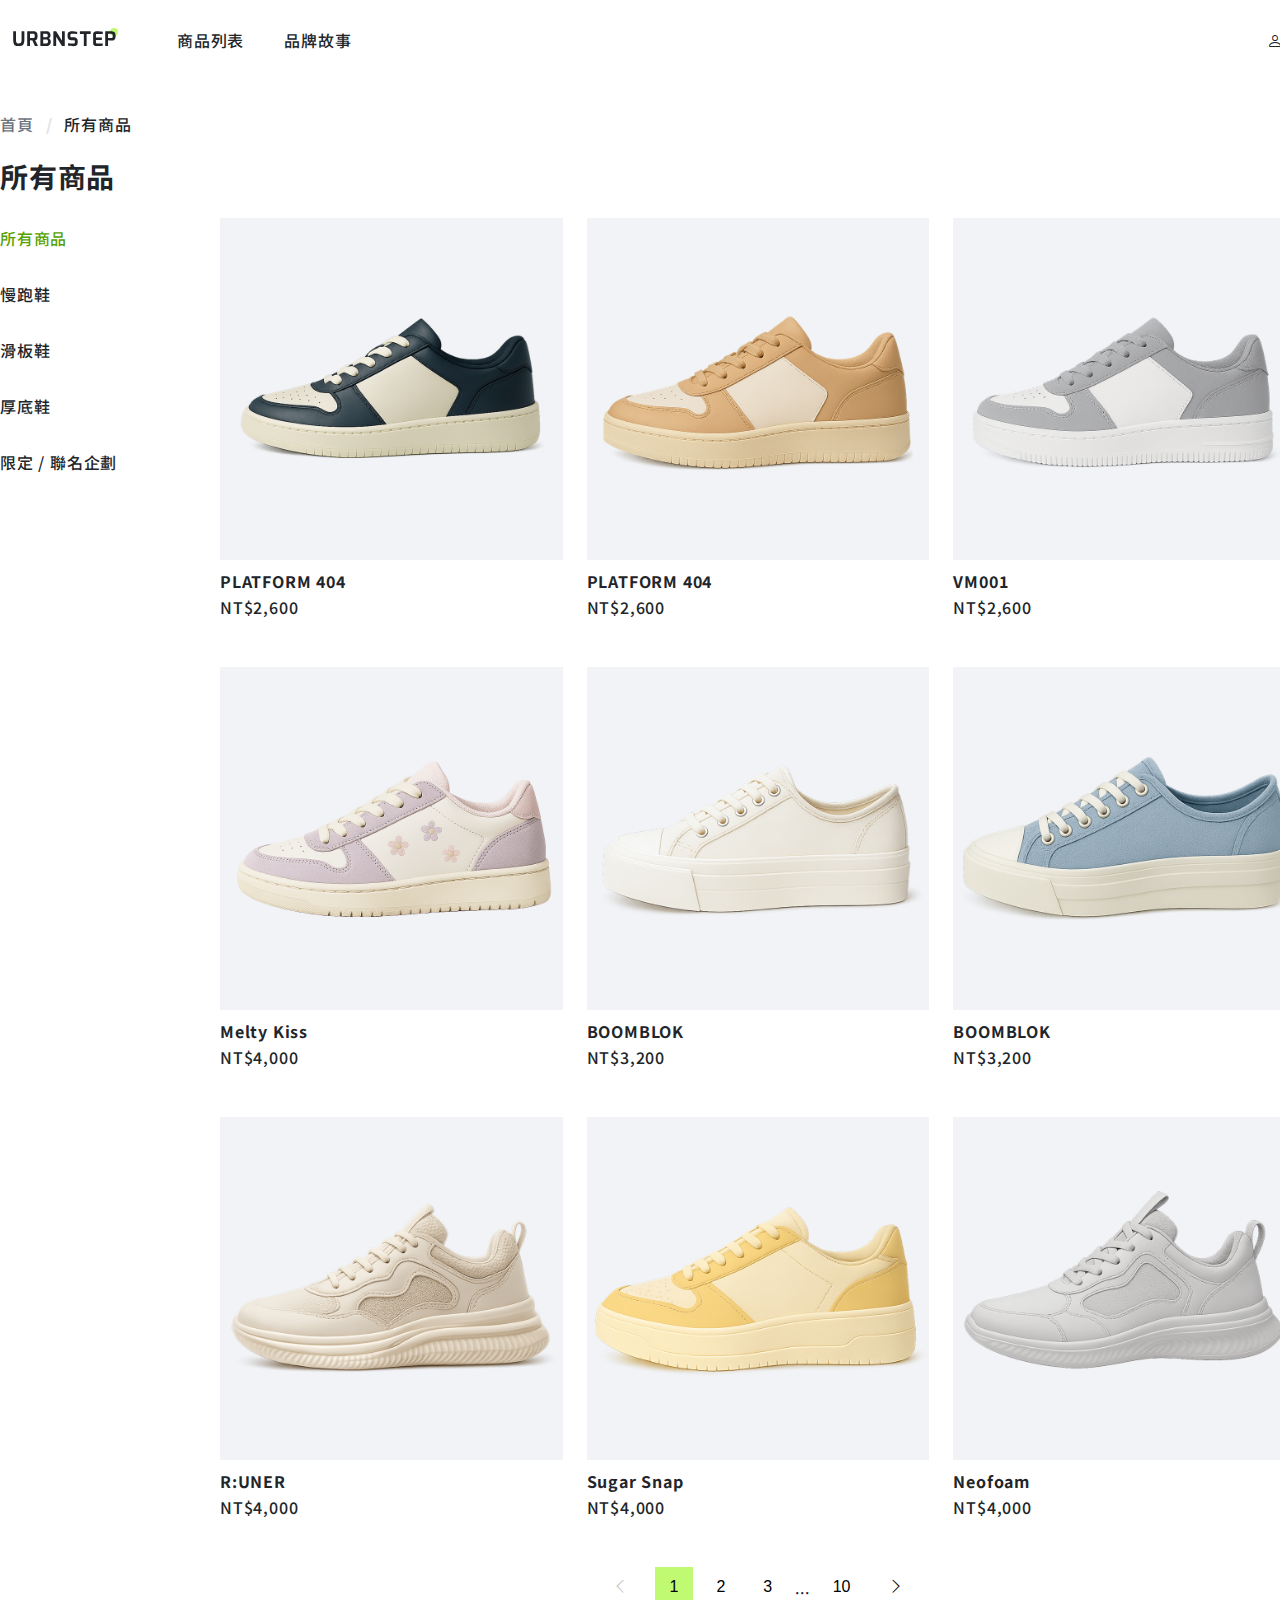
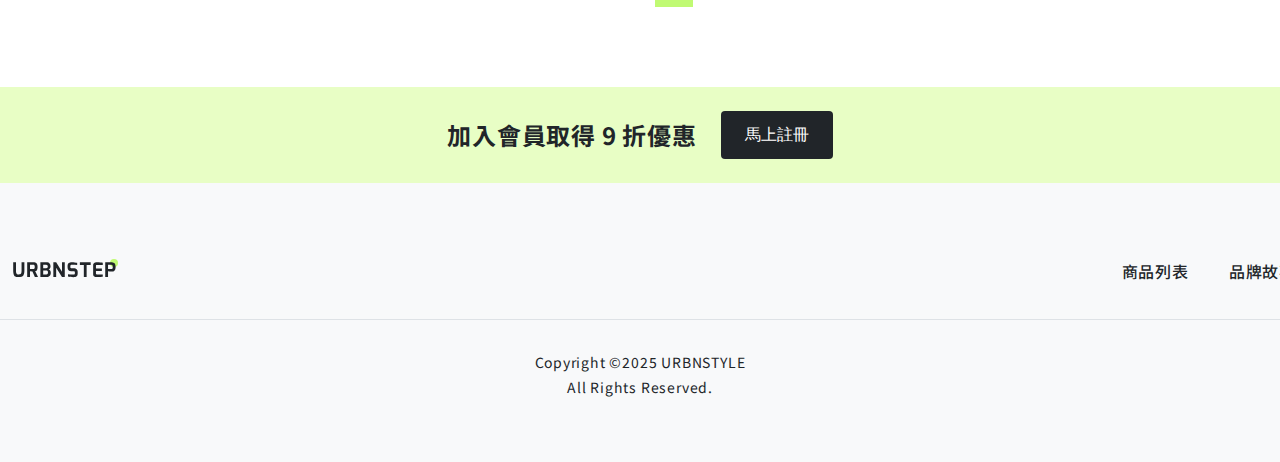
<file: index.html>
<!DOCTYPE html>
<html lang="en">
    <head>
        <meta charset="UTF-8">
        <meta name="viewport" content="width=device-width, initial-scale=1.0">
        <title>URBNSTEP｜商品列表</title>
        <link rel="stylesheet" href="https://cdn.jsdelivr.net/npm/bootstrap-icons@1.13.1/font/bootstrap-icons.min.css">
        <link rel="stylesheet" href="./style/all.css">
        <link rel="stylesheet" href="./style/products.css">
    </head>
    <body>
        <nav class="container py-16 d-flex align-center justify-between">
            <ul class="d-flex align-center">
                <li class="me-48">
                    <a href="index.html">
                        <img src="./img/logo.svg" alt="logo">
                    </a>
                </li>
                <li class="me-40">
                    <a href="index.html" class="py-12">商品列表</a>
                </li>
                <li>
                    <a href="story.html" class="py-12">品牌故事</a>
                </li>
            </ul>
            <a href="#" class="p-12"><i class="bi bi-person"></i></a>
        </nav>
        <main class="container py-32 mb-48">
            <!-- 麵包屑導覽 -->
            <nav class="mb-24">
                <ol class="d-flex">
                    <li class="breadcrumb-item"><a href="index.html" class="breadcrumb-link">首頁</a></li>
                    <li class="breadcrumb-item">所有商品</li>
                </ol>
            </nav>
            <h1 class="h3 mb-24">所有商品</h1>
            <div class="row">
                <!-- category -->
                <div class="col-2">
                    <nav>
                        <ul class="category">
                            <li class="mb-16"><a href="#" class="py-8 active">所有商品</a></li>
                            <li class="mb-16"><a href="#" class="py-8">慢跑鞋</a></li>
                            <li class="mb-16"><a href="#" class="py-8">滑板鞋</a></li>
                            <li class="mb-16"><a href="#" class="py-8">厚底鞋</a></li>
                            <li class="mb-16"><a href="#" class="py-8">限定 / 聯名企劃</a></li>
                        </ul>
                    </nav>
                </div>
                <!-- product-list -->
                <div class="col-10">
                    <div class="row">
                        <div class="col-4">
                            <div class="mb-48">
                                <a href="product.html">
                                    <img src="./img/product.png" alt="PLATFORM 404" class="mb-12">
                                    <h2 class="h6 mb-4">PLATFORM 404</h2>
                                    <p>NT$2,600</p>
                                </a>
                            </div>
                        </div>
                        <div class="col-4">
                            <div class="mb-48">
                                <a href="product.html">
                                    <img src="./img/product-1.png" alt="PLATFORM 404" class="mb-12">
                                    <h2 class="h6 mb-4">PLATFORM 404</h2>
                                    <p>NT$2,600</p>
                                </a>
                            </div>
                        </div>
                        <div class="col-4">
                            <div class="mb-48">
                                <a href="product.html">
                                    <img src="./img/product-2.png" alt="VM001" class="mb-12">
                                    <h2 class="h6 mb-4">VM001</h2>
                                    <p>NT$2,600</p>
                                </a>
                            </div>
                        </div>
                        <div class="col-4">
                            <div class="mb-48">
                                <a href="product.html">
                                    <img src="./img/product-3.png" alt="Melty Kiss" class="mb-12">
                                    <h2 class="h6 mb-4">Melty Kiss</h2>
                                    <p>NT$4,000</p>
                                </a>
                            </div>
                        </div>
                        <div class="col-4">
                            <div class="mb-48">
                                <a href="product.html">
                                    <img src="./img/product-4.png" alt="BOOMBLOK" class="mb-12">
                                    <h2 class="h6 mb-4">BOOMBLOK</h2>
                                    <p>NT$3,200</p>
                                </a>
                            </div>
                        </div>
                        <div class="col-4">
                            <div class="mb-48">
                                <a href="product.html">
                                    <img src="./img/product-5.png" alt="BOOMBLOK" class="mb-12">
                                    <h2 class="h6 mb-4">BOOMBLOK</h2>
                                    <p>NT$3,200</p>
                                </a>
                            </div>
                        </div>
                        <div class="col-4">
                            <div class="mb-48">
                                <a href="product.html">
                                    <img src="./img/product-6.png" alt="R:UNER" class="mb-12">
                                    <h2 class="h6 mb-4">R:UNER</h2>
                                    <p>NT$4,000</p>
                                </a>
                            </div>
                        </div>
                        <div class="col-4">
                            <div class="mb-48">
                                <a href="product.html">
                                    <img src="./img/product-7.png" alt="Sugar Snap" class="mb-12">
                                    <h2 class="h6 mb-4">Sugar Snap</h2>
                                    <p>NT$4,000</p>
                                </a>
                            </div>
                        </div>
                        <div class="col-4">
                            <div class="mb-48">
                                <a href="product.html">
                                    <img src="./img/product-8.png" alt="Neofoam" class="mb-12">
                                    <h2 class="h6 mb-4">Neofoam</h2>
                                    <p>NT$4,000</p>
                                </a>
                            </div>
                        </div>
                    </div>
                    <!-- pagination -->
                    <ul class="d-flex justify-center align-center">
                        <li class="me-12 page-item">
                            <button type="button" class="btn" disabled>
                                <i class="bi bi-chevron-left"></i>
                            </button>
                        </li>
                        <li class="me-8 page-item">
                            <button type="button" class="btn active">
                                1
                            </button>
                        </li>
                        <li class="me-8 page-item">
                            <button type="button" class="btn">
                                2
                            </button>
                        </li>
                        <li class="me-8 page-item">
                            <button type="button" class="btn">
                                3
                            </button>
                        </li>
                        <li class="me-8 page-item">
                            ...
                        </li>
                        <li class="me-8 page-item">
                            <button type="button" class="btn">
                                10
                            </button>
                        </li>
                        <li class="page-item">
                            <button type="button" class="btn">
                                <i class="bi bi-chevron-right"></i>
                            </button>
                        </li>
                    </ul>
                </div>
            </div>
        </main>
        <div class="bg-primary-200 d-flex justify-center align-center py-24">
            <p class="h4 me-24">
                加入會員取得 9 折優惠
            </p>
            <button type="button" class="btn btn-dark">
                馬上註冊
            </button>
        </div>
        <footer class="py-64 bg-neutral-100">
            <div class="container d-flex align-center justify-between pb-24 section-lined mb-32">
                <a href="index.html">
                    <img src="./img/logo.svg" alt="logo">
                </a>
                <ul class="d-flex align-center">
                    <li class="me-40">
                        <a href="index.html" class="py-12">商品列表</a>
                    </li>
                    <li>
                        <a href="story.html" class="py-12">品牌故事</a>
                    </li>
                </ul>
            </div>
            <div class="text-sm text-neutral-600 text-center">
                <p class="mb-4">Copyright ©2025 URBNSTYLE</p>
                <p>All Rights Reserved.</p>
            </div>
        </footer>
    </body>
</html>
</file>
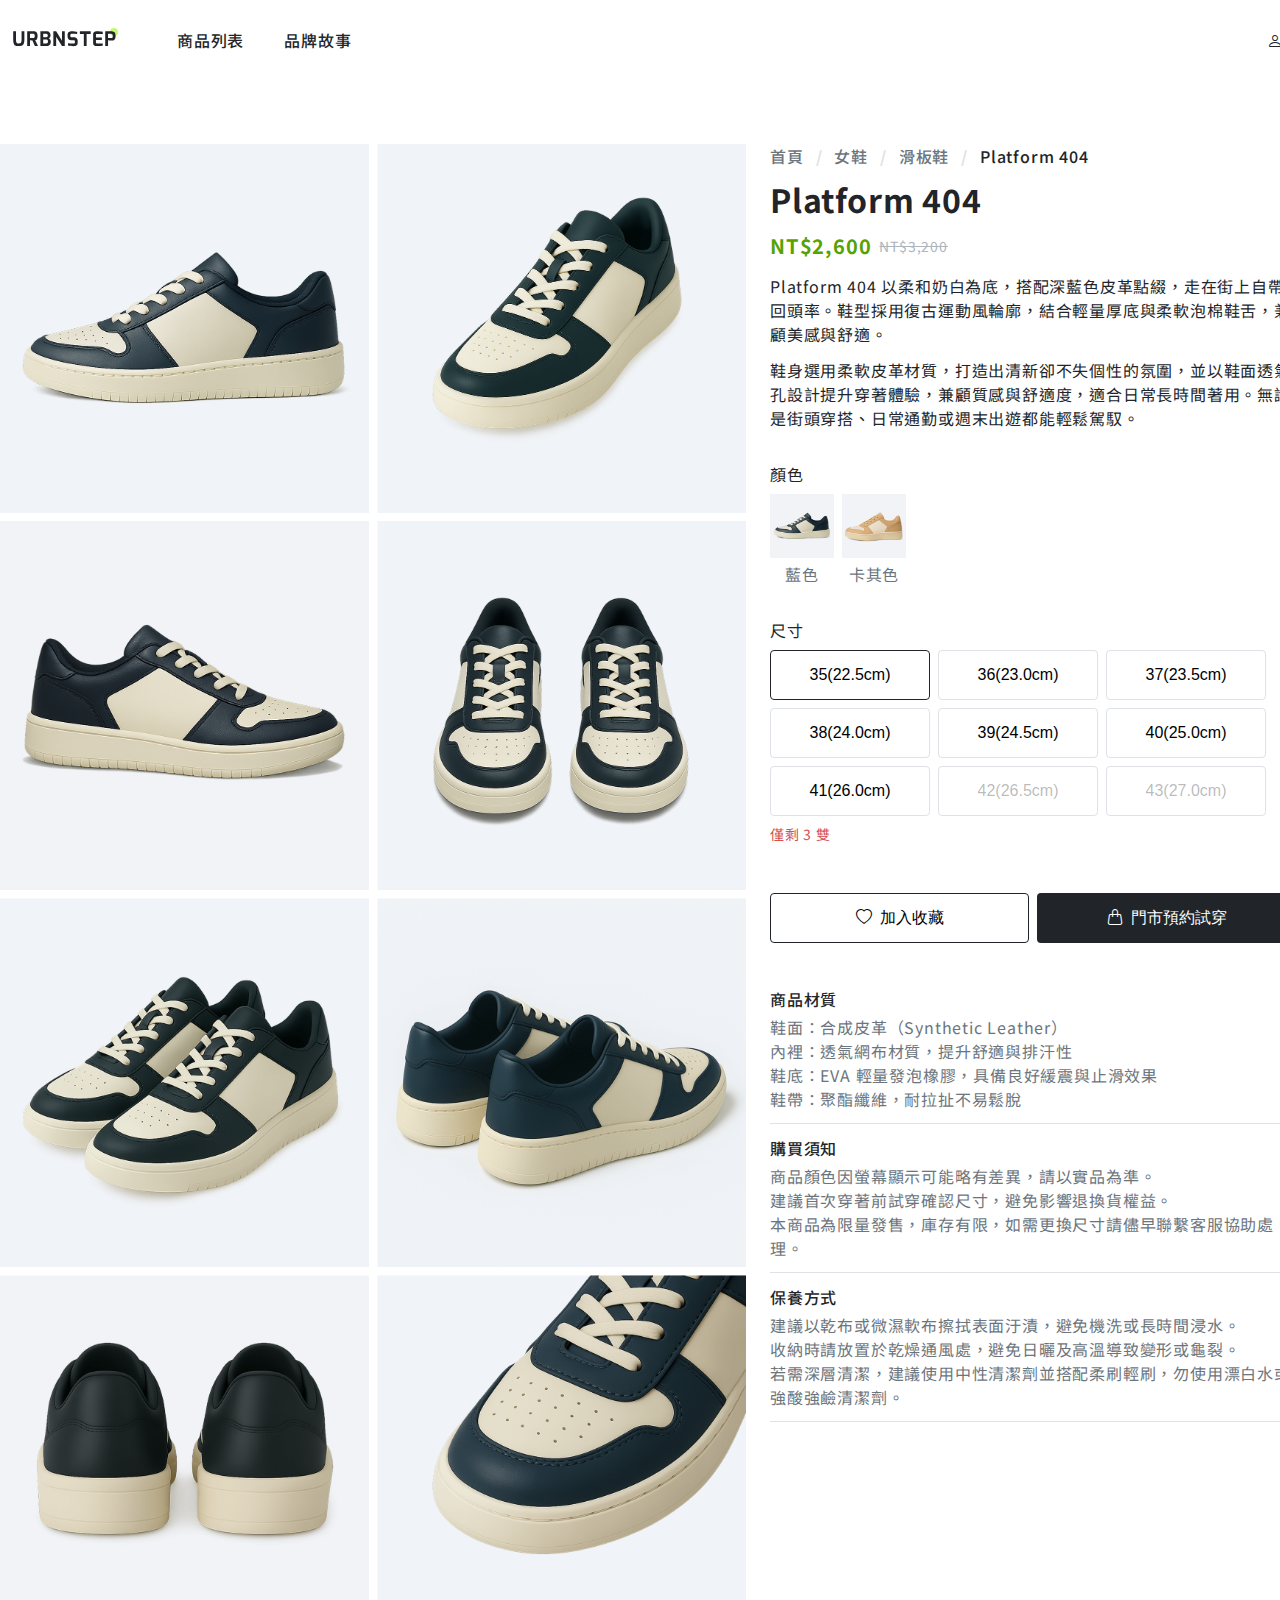
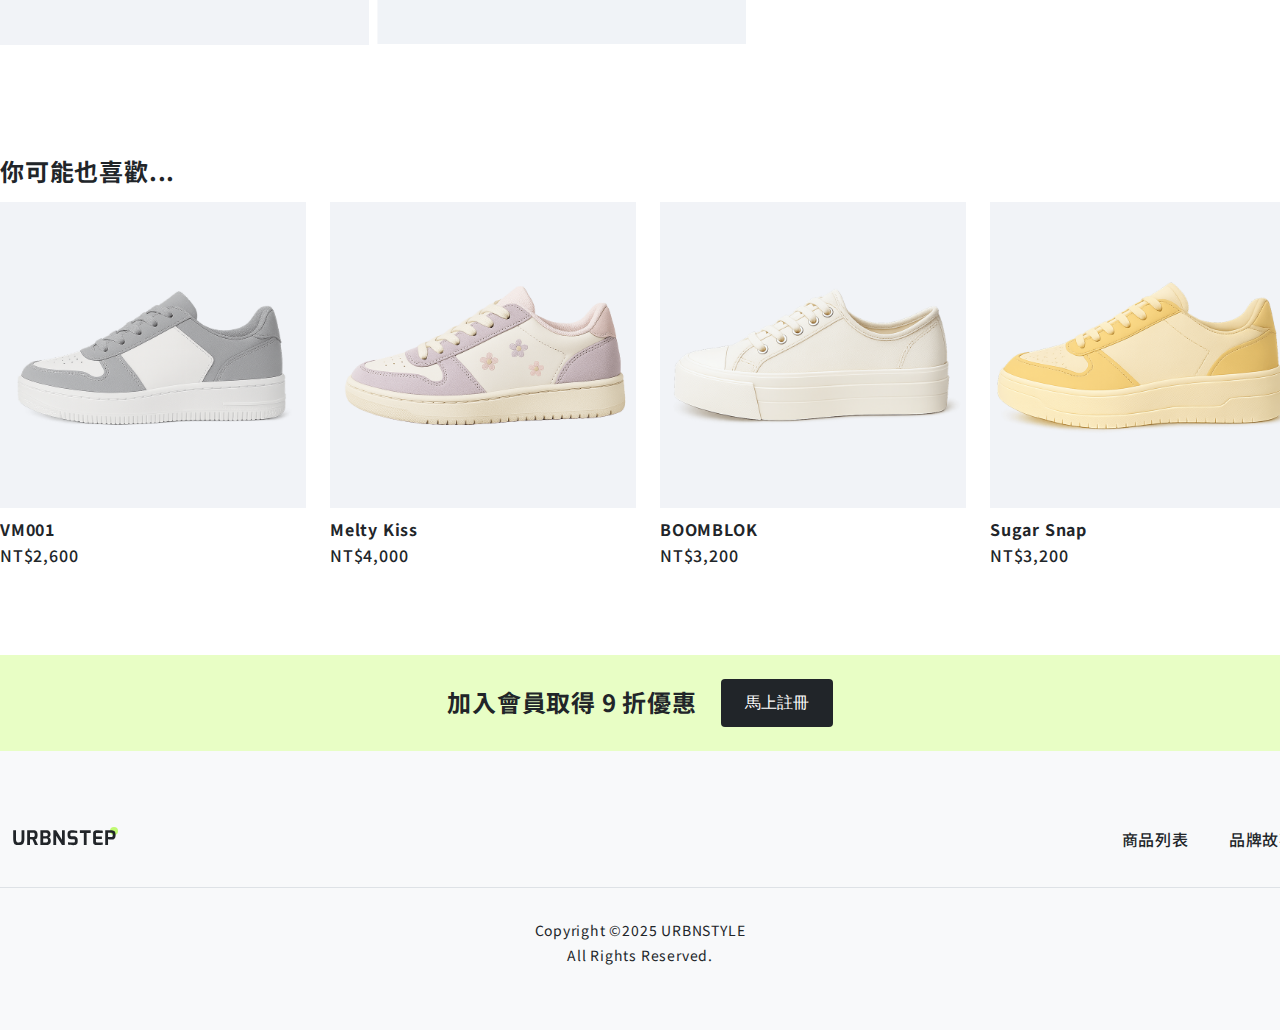
<file: product.html>
<!DOCTYPE html>
<html lang="en">
    <head>
        <meta charset="UTF-8">
        <meta name="viewport" content="width=device-width, initial-scale=1.0">
        <title>URBNSTEP｜商品詳情</title>
        <link rel="stylesheet" href="https://cdn.jsdelivr.net/npm/bootstrap-icons@1.13.1/font/bootstrap-icons.min.css">
        <link rel="stylesheet" href="./style/all.css">
        <link rel="stylesheet" href="./style/product.css">
    </head>
    <body>
        <nav class="container py-16 d-flex align-center justify-between">
            <ul class="d-flex align-center">
                <li class="me-48">
                    <a href="index.html">
                        <img src="./img/logo.svg" alt="logo">
                    </a>
                </li>
                <li class="me-40">
                    <a href="index.html" class="py-12">商品列表</a>
                </li>
                <li>
                    <a href="story.html" class="py-12">品牌故事</a>
                </li>
            </ul>
            <a href="#" class="p-12"><i class="bi bi-person"></i></a>
        </nav>
        <main class="container mb-40">
            <div class="row py-64">
                <!-- 產品圖片 -->
                <div class="col-7">
                    <div class="product-row">
                        <div class="product-col mb-8">
                            <img src="./img/image.png" alt="商品圖片">
                        </div>
                        <div class="product-col mb-8">
                            <img src="./img/image-1.png" alt="商品圖片-1">
                        </div>
                        <div class="product-col mb-8">
                            <img src="./img/image-2.png" alt="商品圖片-2">
                        </div>
                        <div class="product-col mb-8">
                            <img src="./img/image-3.png" alt="商品圖片-3">
                        </div>
                        <div class="product-col mb-8">
                            <img src="./img/image-4.png" alt="商品圖片-4">
                        </div>
                        <div class="product-col mb-8">
                            <img src="./img/image-5.png" alt="商品圖片-5">
                        </div>
                        <div class="product-col">
                            <img src="./img/image-6.png" alt="商品圖片-6">
                        </div>
                        <div class="product-col">
                            <img src="./img/image-7.png" alt="商品圖片-7">
                        </div>
                    </div>
                </div>
                <!-- 產品描述 -->
                <div class="col-5">
                    <!-- 麵包屑導覽 -->
                    <nav class="mb-12">
                        <ol class="d-flex">
                            <li class="breadcrumb-item">
                                <a href="#" class="breadcrumb-link">首頁</a>
                            </li>
                            <li class="breadcrumb-item">
                                <a href="#" class="breadcrumb-link">女鞋</a>
                            </li>
                            <li class="breadcrumb-item">
                                <a href="#" class="breadcrumb-link">滑板鞋</a>
                            </li>
                            <li class="breadcrumb-item">Platform 404</li>
                        </ol>
                    </nav>
                    <div class="mb-32">
                        <h1 class="h2 mb-16">Platform 404</h1>
                        <div class="d-flex align-center mb-16">
                            <p class="h5 text-primary-400">NT$2,600</p>
                            <p class="del-price">NT$3,200</p>
                        </div>
                        <p class="mb-12">
                            Platform 404 以柔和奶白為底，搭配深藍色皮革點綴，走在街上自帶回頭率。鞋型採用復古運動風輪廓，結合輕量厚底與柔軟泡棉鞋舌，兼顧美感與舒適。
                        </p>
                        <p>
                            鞋身選用柔軟皮革材質，打造出清新卻不失個性的氛圍，並以鞋面透氣孔設計提升穿著體驗，兼顧質感與舒適度，適合日常長時間著用。無論是街頭穿搭、日常通勤或週末出遊都能輕鬆駕馭。
                        </p>
                    </div>
                    <!-- 產品顏色 -->
                    <div class="mb-32">
                        <h3 class="mb-8">顏色</h3>
                        <div class="d-flex">
                            <div class="product-color me-8">
                                <img src="./img/product.png" alt="藍色" class="mb-4">
                                <p>藍色</p>
                            </div>
                            <div class="product-color me-8">
                                <img src="./img/product-1.png" alt="卡其色" class="mb-4">
                                <p>卡其色</p>
                            </div>
                        </div>
                    </div>
                    <!-- 產品尺寸 -->
                    <div class="mb-48">
                        <h3 class="mb-8">尺寸</h3>
                        <div class="d-flex flex-wrap gap-8 mb-8">
                            <button type="button" class="btn btn-product-size active">
                                35(22.5cm)
                            </button>
                            <button type="button" class="btn btn-product-size">
                                36(23.0cm)
                            </button>
                            <button type="button" class="btn btn-product-size">
                                37(23.5cm)
                            </button>
                            <button type="button" class="btn btn-product-size">
                                38(24.0cm)
                            </button>
                            <button type="button" class="btn btn-product-size">
                                39(24.5cm)
                            </button>
                            <button type="button" class="btn btn-product-size">
                                40(25.0cm)
                            </button>
                            <button type="button" class="btn btn-product-size">
                                41(26.0cm)
                            </button>
                            <button type="button" class="btn btn-product-size" disabled>
                                42(26.5cm)
                            </button>
                            <button type="button" class="btn btn-product-size" disabled>
                                43(27.0cm)
                            </button>
                        </div>
                        <p class="text-sm text-danger">僅剩 3 雙</p>
                    </div>
                    <!-- 收藏／預約 -->
                    <div class="product-action mb-32">
                        <button type="button" class="btn btn-light"><i class="bi bi-heart"></i>加入收藏</button>
                        <button type="button" class="btn btn-dark"><i class="bi bi-handbag"></i>門市預約試穿</button>
                    </div>
                    <!-- 產品資訊 -->
                    <ul>
                        <li class="py-12 product-info-item">
                            <h4 class="mb-4 product-info-title">商品材質</h4>
                            <p>鞋面：合成皮革（Synthetic Leather）</p>
                            <p>內裡：透氣網布材質，提升舒適與排汗性</p>
                            <p>鞋底：EVA 輕量發泡橡膠，具備良好緩震與止滑效果</p>
                            <p>鞋帶：聚酯纖維，耐拉扯不易鬆脫</p>
                        </li>
                        <li class="py-12 product-info-item">
                            <h4 class="mb-4 product-info-title">購買須知</h4>
                            <p>商品顏色因螢幕顯示可能略有差異，請以實品為準。</p>
                            <p>建議首次穿著前試穿確認尺寸，避免影響退換貨權益。</p>
                            <p>本商品為限量發售，庫存有限，如需更換尺寸請儘早聯繫客服協助處理。</p>
                        </li>
                        <li class="py-12 product-info-item">
                            <h4 class="mb-4 product-info-title">保養方式</h4>
                            <p>建議以乾布或微濕軟布擦拭表面汙漬，避免機洗或長時間浸水。</p>
                            <p>收納時請放置於乾燥通風處，避免日曬及高溫導致變形或龜裂。</p>
                            <p>若需深層清潔，建議使用中性清潔劑並搭配柔刷輕刷，勿使用漂白水或強酸強鹼清潔劑。</p>
                        </li>
                    </ul>
                </div>
            </div>
            <div class="py-48">
                <h2 class="h4 mb-16">你可能也喜歡...</h2>
                <div class="row">
                    <div class="col-3">
                        <a href="/product.html">
                            <img src="./img/product-2.png" alt="VM001" class="mb-12">
                            <h4 class="h6 mb-4">VM001</h4>
                            <p>NT$2,600</p>
                        </a>
                    </div>
                    <div class="col-3">
                        <a href="/product.html">
                            <img src="./img/product-3.png" alt="Melty Kiss" class="mb-12">
                            <h4 class="h6 mb-4">Melty Kiss</h4>
                            <p>NT$4,000</p>
                        </a>
                    </div>
                    <div class="col-3">
                        <a href="/product.html">
                            <img src="./img/product-4.png" alt="BOOMBLOK" class="mb-12">
                            <h4 class="h6 mb-4">BOOMBLOK</h4>
                            <p>NT$3,200</p>
                        </a>
                    </div>
                    <div class="col-3">
                        <a href="/product.html">
                            <img src="./img/product-7.png" alt="Sugar Snap" class="mb-12">
                            <h4 class="h6 mb-4">Sugar Snap</h4>
                            <p>NT$3,200</p>
                        </a>
                    </div>
                </div>
            </div>
        </main>
        <div class="bg-primary-200 d-flex justify-center align-center py-24">
            <p class="h4 me-24">
                加入會員取得 9 折優惠
            </p>
            <button type="button" class="btn btn-dark">
                馬上註冊
            </button>
        </div>
        <footer class="py-64 bg-neutral-100">
            <div class="container d-flex align-center justify-between pb-24 section-lined mb-32">
                <a href="index.html">
                    <img src="./img/logo.svg" alt="logo">
                </a>
                <ul class="d-flex align-center">
                    <li class="me-40">
                        <a href="index.html" class="py-12">商品列表</a>
                    </li>
                    <li>
                        <a href="story.html" class="py-12">品牌故事</a>
                    </li>
                </ul>
            </div>
            <div class="text-sm text-neutral-600 text-center">
                <p class="mb-4">Copyright ©2025 URBNSTYLE</p>
                <p>All Rights Reserved.</p>
            </div>
        </footer>
    </body>
</html>
</file>
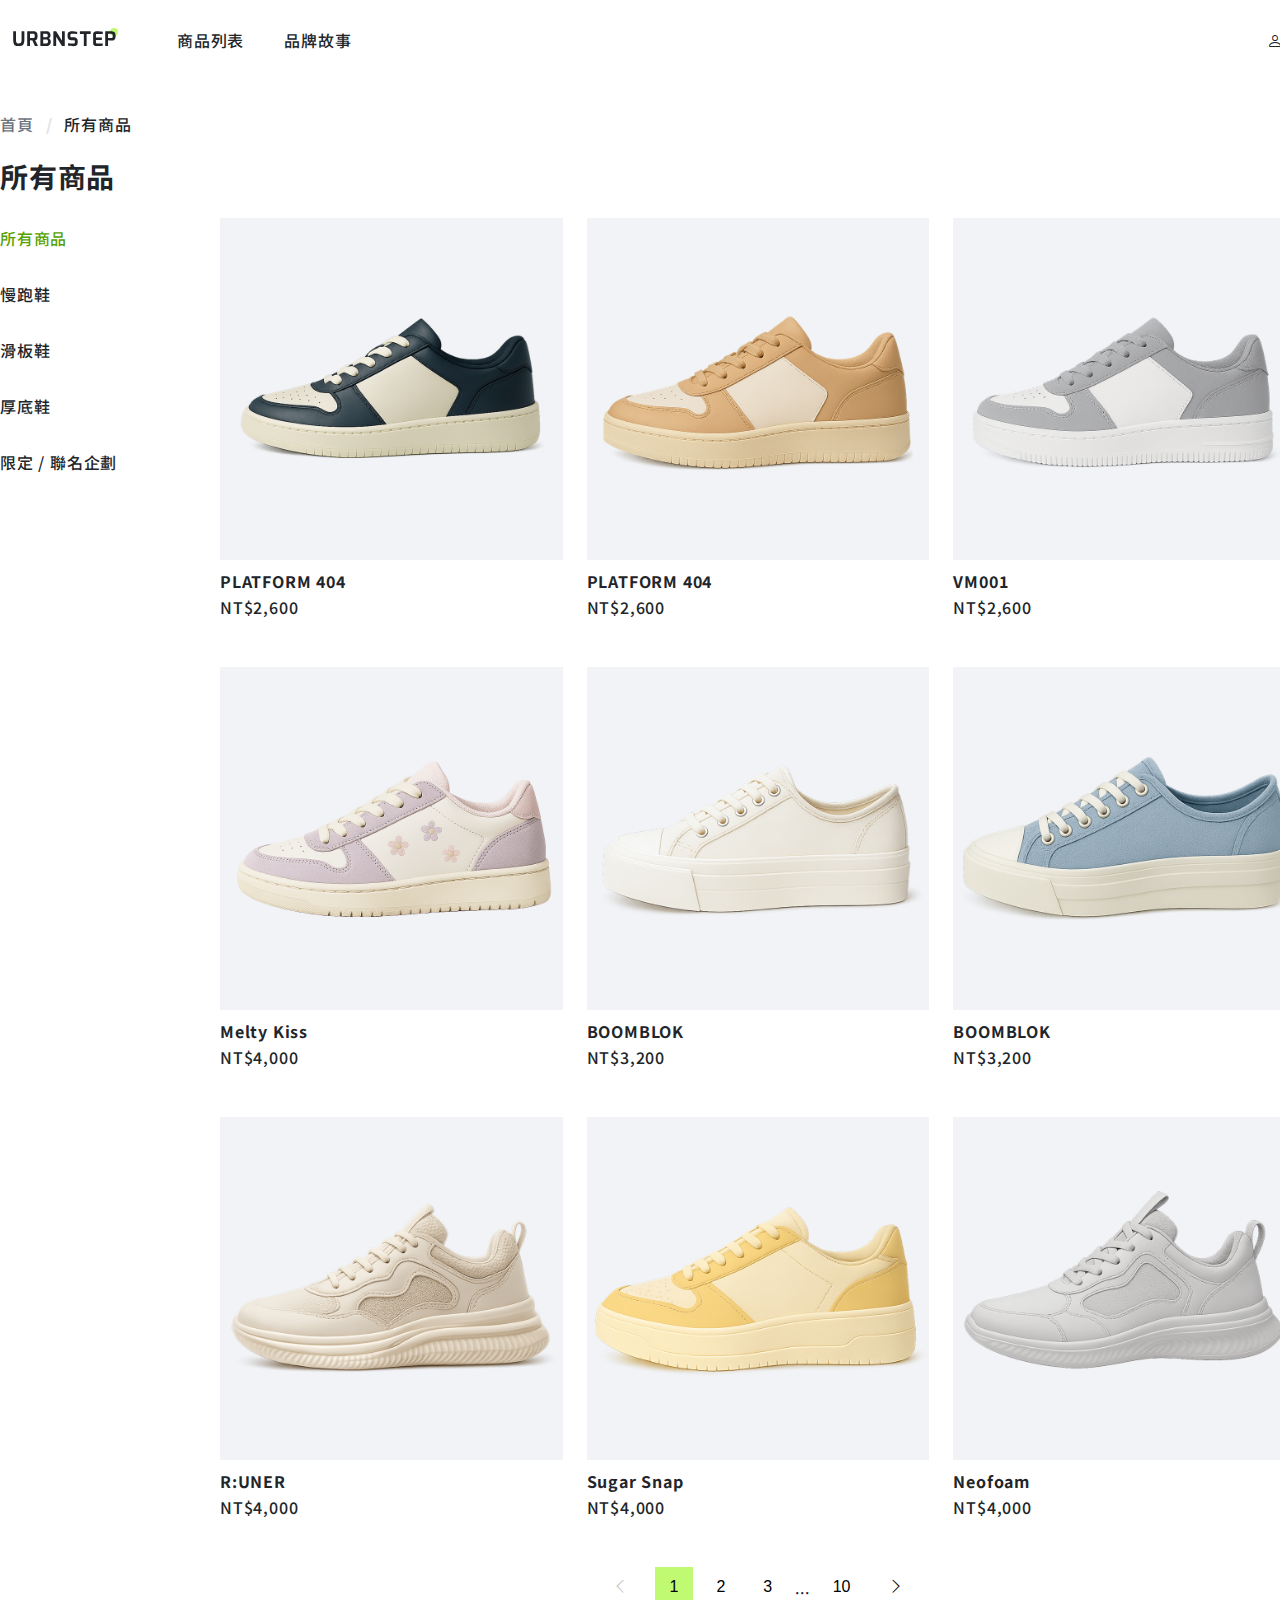
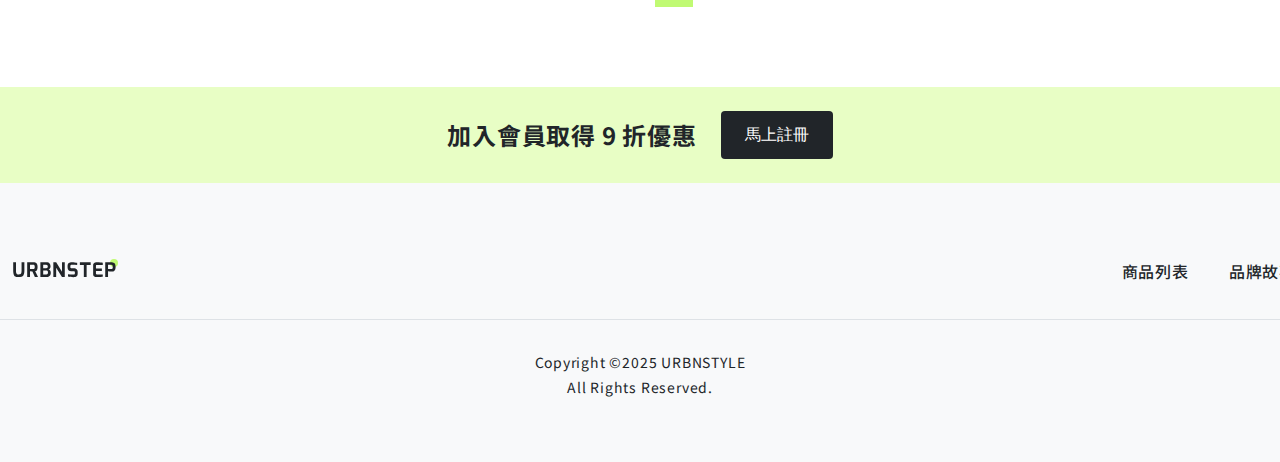
<file: products.html>
<!DOCTYPE html>
<html lang="en">
    <head>
        <meta charset="UTF-8">
        <meta name="viewport" content="width=device-width, initial-scale=1.0">
        <title>URBNSTEP｜商品列表</title>
        <link rel="stylesheet" href="https://cdn.jsdelivr.net/npm/bootstrap-icons@1.13.1/font/bootstrap-icons.min.css">
        <link rel="stylesheet" href="/style/all.css">
        <link rel="stylesheet" href="/style/products.css">
    </head>
    <body>
        <nav class="container py-16 d-flex align-center justify-between">
            <ul class="d-flex align-center">
                <li class="me-48">
                    <a href="index.html">
                        <img src="./img/logo.svg" alt="logo">
                    </a>
                </li>
                <li class="me-40">
                    <a href="products.html" class="py-12">商品列表</a>
                </li>
                <li>
                    <a href="story.html" class="py-12">品牌故事</a>
                </li>
            </ul>
            <a href="#" class="p-12"><i class="bi bi-person"></i></a>
        </nav>
        <main class="container py-32 mb-48">
            <!-- 麵包屑導覽 -->
            <nav class="mb-24">
                <ol class="d-flex">
                    <li class="breadcrumb-item"><a href="index.html" class="breadcrumb-link">首頁</a></li>
                    <li class="breadcrumb-item">所有商品</li>
                </ol>
            </nav>
            <h1 class="h3 mb-24">所有商品</h1>
            <div class="row">
                <!-- category -->
                <div class="col-2">
                    <nav>
                        <ul class="category">
                            <li class="mb-16"><a href="#" class="py-8 active">所有商品</a></li>
                            <li class="mb-16"><a href="#" class="py-8">慢跑鞋</a></li>
                            <li class="mb-16"><a href="#" class="py-8">滑板鞋</a></li>
                            <li class="mb-16"><a href="#" class="py-8">厚底鞋</a></li>
                            <li class="mb-16"><a href="#" class="py-8">限定 / 聯名企劃</a></li>
                        </ul>
                    </nav>
                </div>
                <!-- product-list -->
                <div class="col-10">
                    <div class="row">
                        <div class="col-4">
                            <div class="mb-48">
                                <a href="product.html">
                                    <img src="./img/product.png" alt="PLATFORM 404" class="mb-12">
                                    <h2 class="h6 mb-4">PLATFORM 404</h2>
                                    <p>NT$2,600</p>
                                </a>
                            </div>
                        </div>
                        <div class="col-4">
                            <div class="mb-48">
                                <a href="product.html">
                                    <img src="./img/product-1.png" alt="PLATFORM 404" class="mb-12">
                                    <h2 class="h6 mb-4">PLATFORM 404</h2>
                                    <p>NT$2,600</p>
                                </a>
                            </div>
                        </div>
                        <div class="col-4">
                            <div class="mb-48">
                                <a href="product.html">
                                    <img src="./img/product-2.png" alt="VM001" class="mb-12">
                                    <h2 class="h6 mb-4">VM001</h2>
                                    <p>NT$2,600</p>
                                </a>
                            </div>
                        </div>
                        <div class="col-4">
                            <div class="mb-48">
                                <a href="product.html">
                                    <img src="./img/product-3.png" alt="Melty Kiss" class="mb-12">
                                    <h2 class="h6 mb-4">Melty Kiss</h2>
                                    <p>NT$4,000</p>
                                </a>
                            </div>
                        </div>
                        <div class="col-4">
                            <div class="mb-48">
                                <a href="product.html">
                                    <img src="./img/product-4.png" alt="BOOMBLOK" class="mb-12">
                                    <h2 class="h6 mb-4">BOOMBLOK</h2>
                                    <p>NT$3,200</p>
                                </a>
                            </div>
                        </div>
                        <div class="col-4">
                            <div class="mb-48">
                                <a href="product.html">
                                    <img src="./img/product-5.png" alt="BOOMBLOK" class="mb-12">
                                    <h2 class="h6 mb-4">BOOMBLOK</h2>
                                    <p>NT$3,200</p>
                                </a>
                            </div>
                        </div>
                        <div class="col-4">
                            <div class="mb-48">
                                <a href="product.html">
                                    <img src="./img/product-6.png" alt="R:UNER" class="mb-12">
                                    <h2 class="h6 mb-4">R:UNER</h2>
                                    <p>NT$4,000</p>
                                </a>
                            </div>
                        </div>
                        <div class="col-4">
                            <div class="mb-48">
                                <a href="product.html">
                                    <img src="./img/product-7.png" alt="Sugar Snap" class="mb-12">
                                    <h2 class="h6 mb-4">Sugar Snap</h2>
                                    <p>NT$4,000</p>
                                </a>
                            </div>
                        </div>
                        <div class="col-4">
                            <div class="mb-48">
                                <a href="product.html">
                                    <img src="./img/product-8.png" alt="Neofoam" class="mb-12">
                                    <h2 class="h6 mb-4">Neofoam</h2>
                                    <p>NT$4,000</p>
                                </a>
                            </div>
                        </div>
                    </div>
                    <!-- pagination -->
                    <ul class="d-flex justify-center align-center">
                        <li class="me-12 page-item">
                            <button type="button" class="btn" disabled>
                                <i class="bi bi-chevron-left"></i>
                            </button>
                        </li>
                        <li class="me-8 page-item">
                            <button type="button" class="btn active">
                                1
                            </button>
                        </li>
                        <li class="me-8 page-item">
                            <button type="button" class="btn">
                                2
                            </button>
                        </li>
                        <li class="me-8 page-item">
                            <button type="button" class="btn">
                                3
                            </button>
                        </li>
                        <li class="me-8 page-item">
                            ...
                        </li>
                        <li class="me-8 page-item">
                            <button type="button" class="btn">
                                10
                            </button>
                        </li>
                        <li class="page-item">
                            <button type="button" class="btn">
                                <i class="bi bi-chevron-right"></i>
                            </button>
                        </li>
                    </ul>
                </div>
            </div>
        </main>
        <div class="bg-primary-200 d-flex justify-center align-center py-24">
            <p class="h4 me-24">
                加入會員取得 9 折優惠
            </p>
            <button type="button" class="btn btn-dark">
                馬上註冊
            </button>
        </div>
        <footer class="py-64 bg-neutral-100">
            <div class="container d-flex align-center justify-between pb-24 section-lined mb-32">
                <a href="index.html">
                    <img src="./img/logo.svg" alt="logo">
                </a>
                <ul class="d-flex align-center">
                    <li class="me-40">
                        <a href="products.html" class="py-12">商品列表</a>
                    </li>
                    <li>
                        <a href="story.html" class="py-12">品牌故事</a>
                    </li>
                </ul>
            </div>
            <div class="text-sm text-neutral-600 text-center">
                <p class="mb-4">Copyright ©2025 URBNSTYLE</p>
                <p>All Rights Reserved.</p>
            </div>
        </footer>
    </body>
</html>
</file>
<file: style/products.css>
.category .active {
    color: var(--primary-400);
}

.page-item .btn {
    padding: 8px 15px;
    border-radius: 0;
    font-weight: 400;
}

.page-item .active {
    background-color: var(--primary-300);
    font-weight: 500;
}
</file>
<file: style/product.css>
/* 產品圖片 */
.product-row {
    display: flex;
    flex-wrap: wrap;
    margin-right: -4px;
    margin-left: -4px;
}

.product-col {
    width: calc(100% / 12 * 6);
    padding-right: 4px;
    padding-left: 4px;
}

/* 產品描述 */
.del-price {
    font-size: 14px;
    font-weight: 400;
    color: var(--neutral-500);
    padding-left: 8px;
    text-decoration: line-through;
}

/* 產品顏色 */
.product-color {
    width: 64px;
    text-align: center;
    color: var(--neutral-600);
}

/* 產品尺寸 */
.btn-product-size {
    border: 1px solid var(--neutral-300);
    width: 160px;
}

.btn-product-size.active,
.btn-product-size:hover {
    border-color: var(--neutral-900);
}

/* 收藏／試穿 */
.product-action {
    display: flex;
    gap: 8px;
}

.product-action .btn {
    width: 50%;
}

.product-action .bi {
    padding-right: 8px;
}

/* 產品資訊 */
.product-info-title {
    font-weight: 500;
}

.product-info-item p {
    color: var(--neutral-600);
}

.product-info-item {
    border-bottom: 1px solid var(--neutral-300);
}
</file>
<file: style/all.css>
/* 引入字體 */
@import url('https://fonts.googleapis.com/css2?family=Noto+Sans+TC:wght@100..900&display=swap');

/* CSS Reset */
/* http://meyerweb.com/eric/tools/css/reset/
v2.0 | 20110126
License: none (public domain)
*/

html, body, div, span, applet, object, iframe,
h1, h2, h3, h4, h5, h6, p, blockquote, pre,
a, abbr, acronym, address, big, cite, code,
del, dfn, em, img, ins, kbd, q, s, samp,
small, strike, strong, sub, sup, tt, var,
b, u, i, center,
dl, dt, dd, ol, ul, li,
fieldset, form, label, legend,
table, caption, tbody, tfoot, thead, tr, th, td,
article, aside, canvas, details, embed,
figure, figcaption, footer, header, hgroup,
menu, nav, output, ruby, section, summary,
time, mark, audio, video {
    margin: 0;
    padding: 0;
    border: 0;
    font-size: 100%;
    font: inherit;
    vertical-align: baseline;
}
/* HTML5 display-role reset for older browsers */
article, aside, details, figcaption, figure,
footer, header, hgroup, menu, nav, section {
    display: block;
}
body {
    line-height: 1;
}
ol, ul {
    list-style: none; /* 項目符號 消失 */
}
blockquote, q {
    quotes: none;
}
blockquote:before, blockquote:after,
q:before, q:after {
    content: '';
    content: none;
}
table {
    border-collapse: collapse;
    border-spacing: 0;
}

/* CSS Reset End */

/* 顏色 */
:root {
    --primary-100: #F5FEE7;
    --primary-200: #E8FEC5;
    --primary-300: #C0FA73;
    --primary-400: #57A203;
    --primary-500: #477A11;

    --neutral-0: #FFFFFF;
    --neutral-100: #F8F9FA;
    --neutral-200: #E9ECEF;
    --neutral-300: #DEE2E6;
    --neutral-400: #CED4DA;
    --neutral-500: #ADB5BD;
    --neutral-600: #6C757D;
    --neutral-700: #495057;
    --neutral-800: #343A40;
    --neutral-900: #212529;

    --danger-300: #D74F4F;
}

/* 標籤基本樣式 */

/* 全域 border box */
*, *::before, *::after {
	box-sizing: border-box;
}

img {
    vertical-align: middle;
    max-width: 100%;
    height: auto;
}

a {
    color: var(--primary-900);
    text-decoration: none;
    display: block;
    font-weight: 500;
}

body {
    font-family: "Noto Sans TC", sans-serif;
    font-size: 16px;
    line-height: 1.5;
    letter-spacing: 0.05em;
    color: var(--neutral-900);
}

/* 通用樣式 */
.container {
    width: 1296px;
    margin: 0 auto;
}

.row {
    display: flex;
    flex-wrap: wrap;
    margin-right: -12px;
    margin-left: -12px;
}

.col-1 {
    padding-right: 12px;
    padding-left: 12px;
    width: calc(100% / 12);
}

.col-2 {
    padding-right: 12px;
    padding-left: 12px;
    width: calc(100% / 12 * 2);
}

.col-3 {
    padding-right: 12px;
    padding-left: 12px;
    width: calc(100% / 12 * 3);
}

.col-4 {
    padding-right: 12px;
    padding-left: 12px;
    width: calc(100% / 12 * 4);
}

.col-5 {
    padding-right: 12px;
    padding-left: 12px;
    width: calc(100% / 12 * 5);
}

.col-6 {
    padding-right: 12px;
    padding-left: 12px;
    width: calc(100% / 12 * 6);
}

.col-7 {
    padding-right: 12px;
    padding-left: 12px;
    width: calc(100% / 12 * 7);
}

.col-8 {
    padding-right: 12px;
    padding-left: 12px;
    width: calc(100% / 12 * 8);
}

.col-9 {
    padding-right: 12px;
    padding-left: 12px;
    width: calc(100% / 12 * 9);
}

.col-10 {
    padding-right: 12px;
    padding-left: 12px;
    width: calc(100% / 12 * 10);
}

.col-11 {
    padding-right: 12px;
    padding-left: 12px;
    width: calc(100% / 12 * 11);
}

.col-12 {
    padding-right: 12px;
    padding-left: 12px;
    width: 100%;
}

.d-flex {
    display: flex;
}

.justify-between {
    justify-content: space-between;
}

.justify-center {
    justify-content: center;
}

.align-center {
    align-items: center;
}

.flex-wrap {
    flex-wrap: wrap;
}

.gap-8 {
    gap: 8px;
}

.h2 {
    font-size: 32px;
    line-height: 1.2;
    font-weight: 700;
}
.h3 {
    font-size: 28px;
    line-height: 1.2;
    font-weight: 700;
}
.h4 {
    font-size: 24px;
    line-height: 1.2;
    font-weight: 700;
}
.h5 {
    font-size: 20px;
    line-height: 1.2;
    font-weight: 700;
}
.h6 {
    font-size: 16px;
    line-height: 1.2;
    font-weight: 700;
}

.text-sm {
    font-size: 14px;
    font-weight: 400;
}

.text-primary-400 {
    color: var(--primary-400);
}

.text-danger {
    color: var(--danger-300);
}

.bg-primary-200 {
    background-color: var(--primary-200);
}

.bg-neutral-100 {
    background: var(--neutral-100);
}

.p-12 {
    padding: 12px;
}

.py-8 {
    padding-top: 8px;
    padding-bottom: 8px;
}

.py-12 {
    padding-top: 12px;
    padding-bottom: 12px;
}

.py-16 {
    padding-top: 16px;
    padding-bottom: 16px;
}

.py-24 {
    padding-top: 24px;
    padding-bottom: 24px;
}

.py-32 {
    padding-top: 32px;
    padding-bottom: 32px;
}

.py-48 {
    padding-top: 48px;
    padding-bottom: 48px;
}

.py-64 {
    padding-top: 64px;
    padding-bottom: 64px;
}

.pb-24 {
    padding-bottom: 24px;
}

.me-8 {
    margin-right: 8px;
}

.me-12 {
    margin-right: 12px;
}

.me-24 {
    margin-right: 24px;
}

.me-40 {
    margin-right: 40px;
}

.me-48 {
    margin-right: 48px;
}

.mb-4 {
    margin-bottom: 4px;
}

.mb-8 {
    margin-bottom: 8px;
}

.mb-12 {
    margin-bottom: 12px;
}

.mb-16 {
    margin-bottom: 16px;
}

.mb-20 {
    margin-bottom: 20px;
}

.mb-24 {
    margin-bottom: 24px;
}

.mb-32 {
    margin-bottom: 32px;
}

.mb-40 {
    margin-bottom: 40px;
}

.mb-48 {
    margin-bottom: 48px;
}

.bi {
    vertical-align: bottom;
}

/* 元件 */

.breadcrumb-item + .breadcrumb-item::before {
    content: '/'; 
    padding: 0 12px;
    color: var(--neutral-300);
    font-weight: 700;
}

.breadcrumb-item {
    display: flex;
    font-weight: 500;
}

.breadcrumb-link {
    color: var(--neutral-600);
}

.btn {
    border-radius: 4px;
    padding: 12px 24px;
    font-size: 16px;
    line-height: 1.5;
    font-weight: 500;
    cursor: pointer;
    border: none;
    background-color: transparent;
}

.btn-dark {
    background-color: var(--neutral-900);
    color: var(--neutral-0);
}

.section-lined {
    border-bottom: 1px solid var(--neutral-300);
}

.text-center {
    text-align: center;
}

.btn-light {
    border: 1px solid var(--neutral-900);
}
</file>
